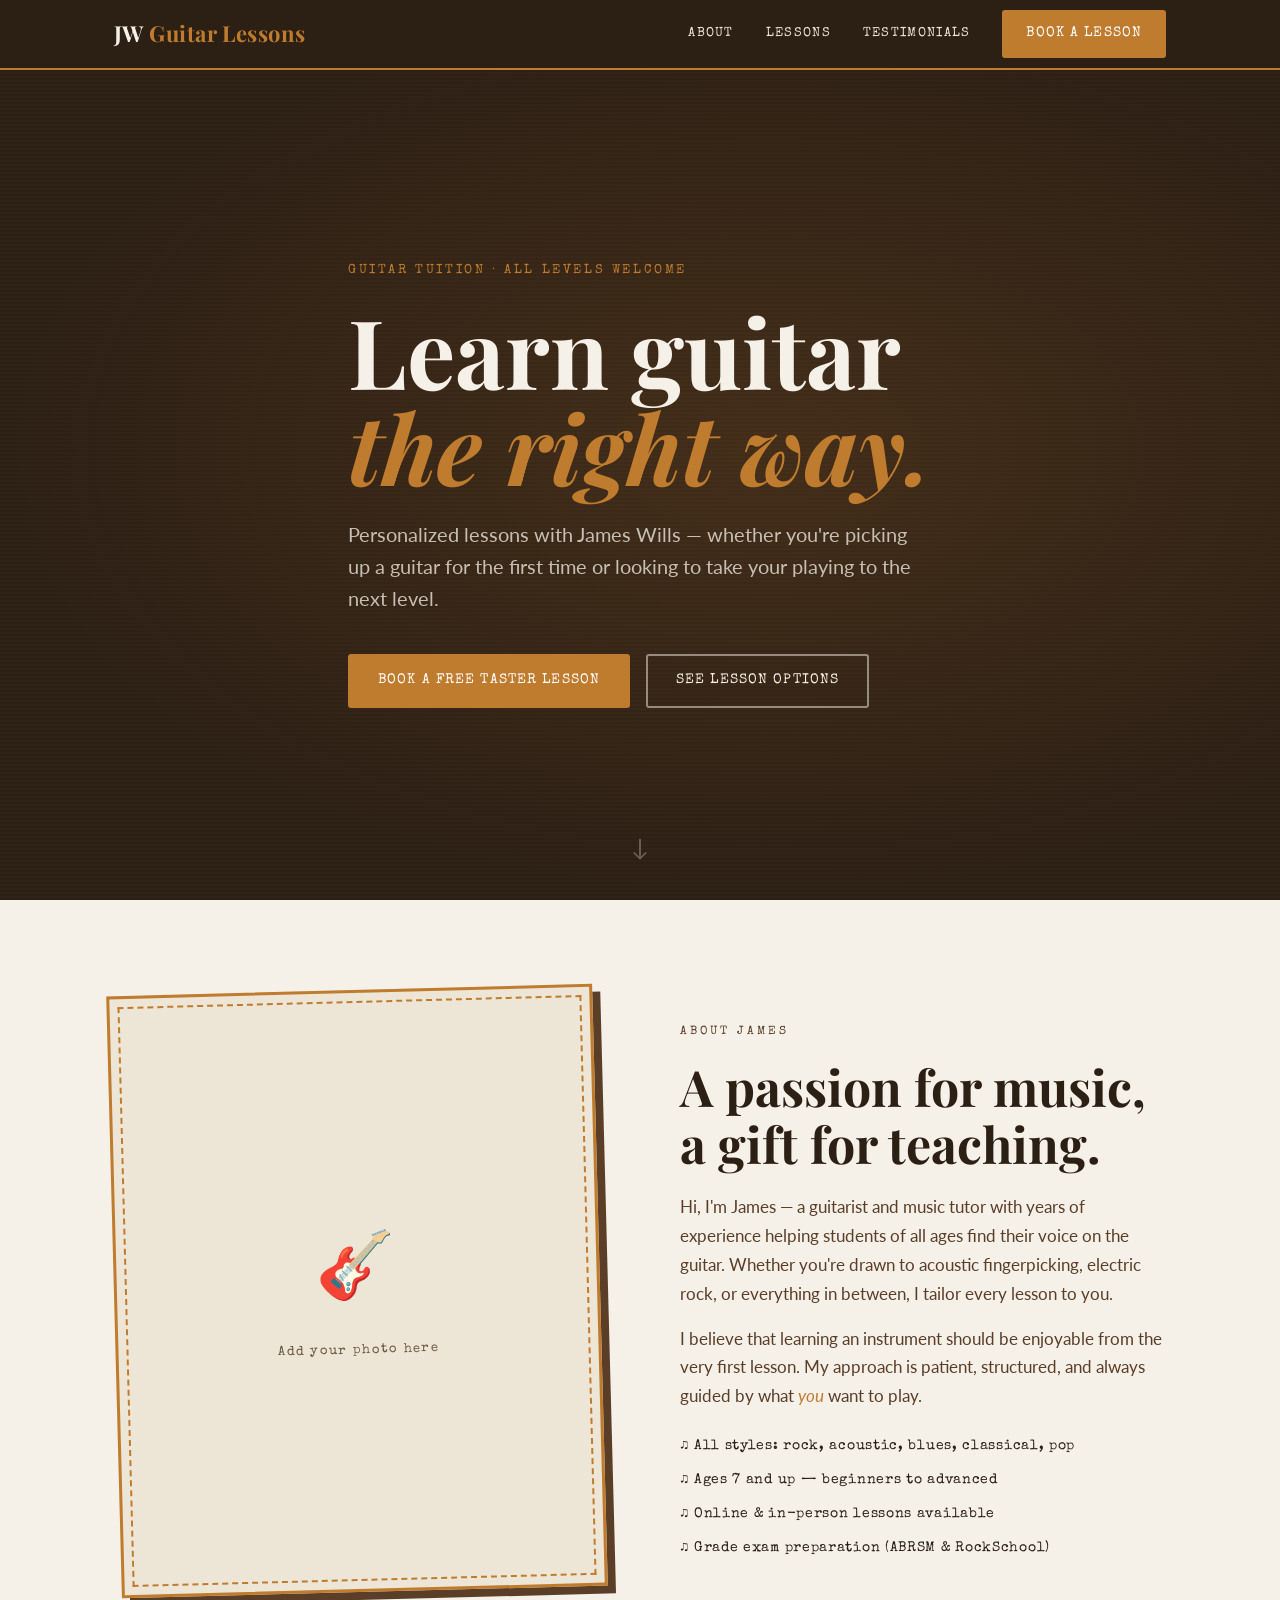
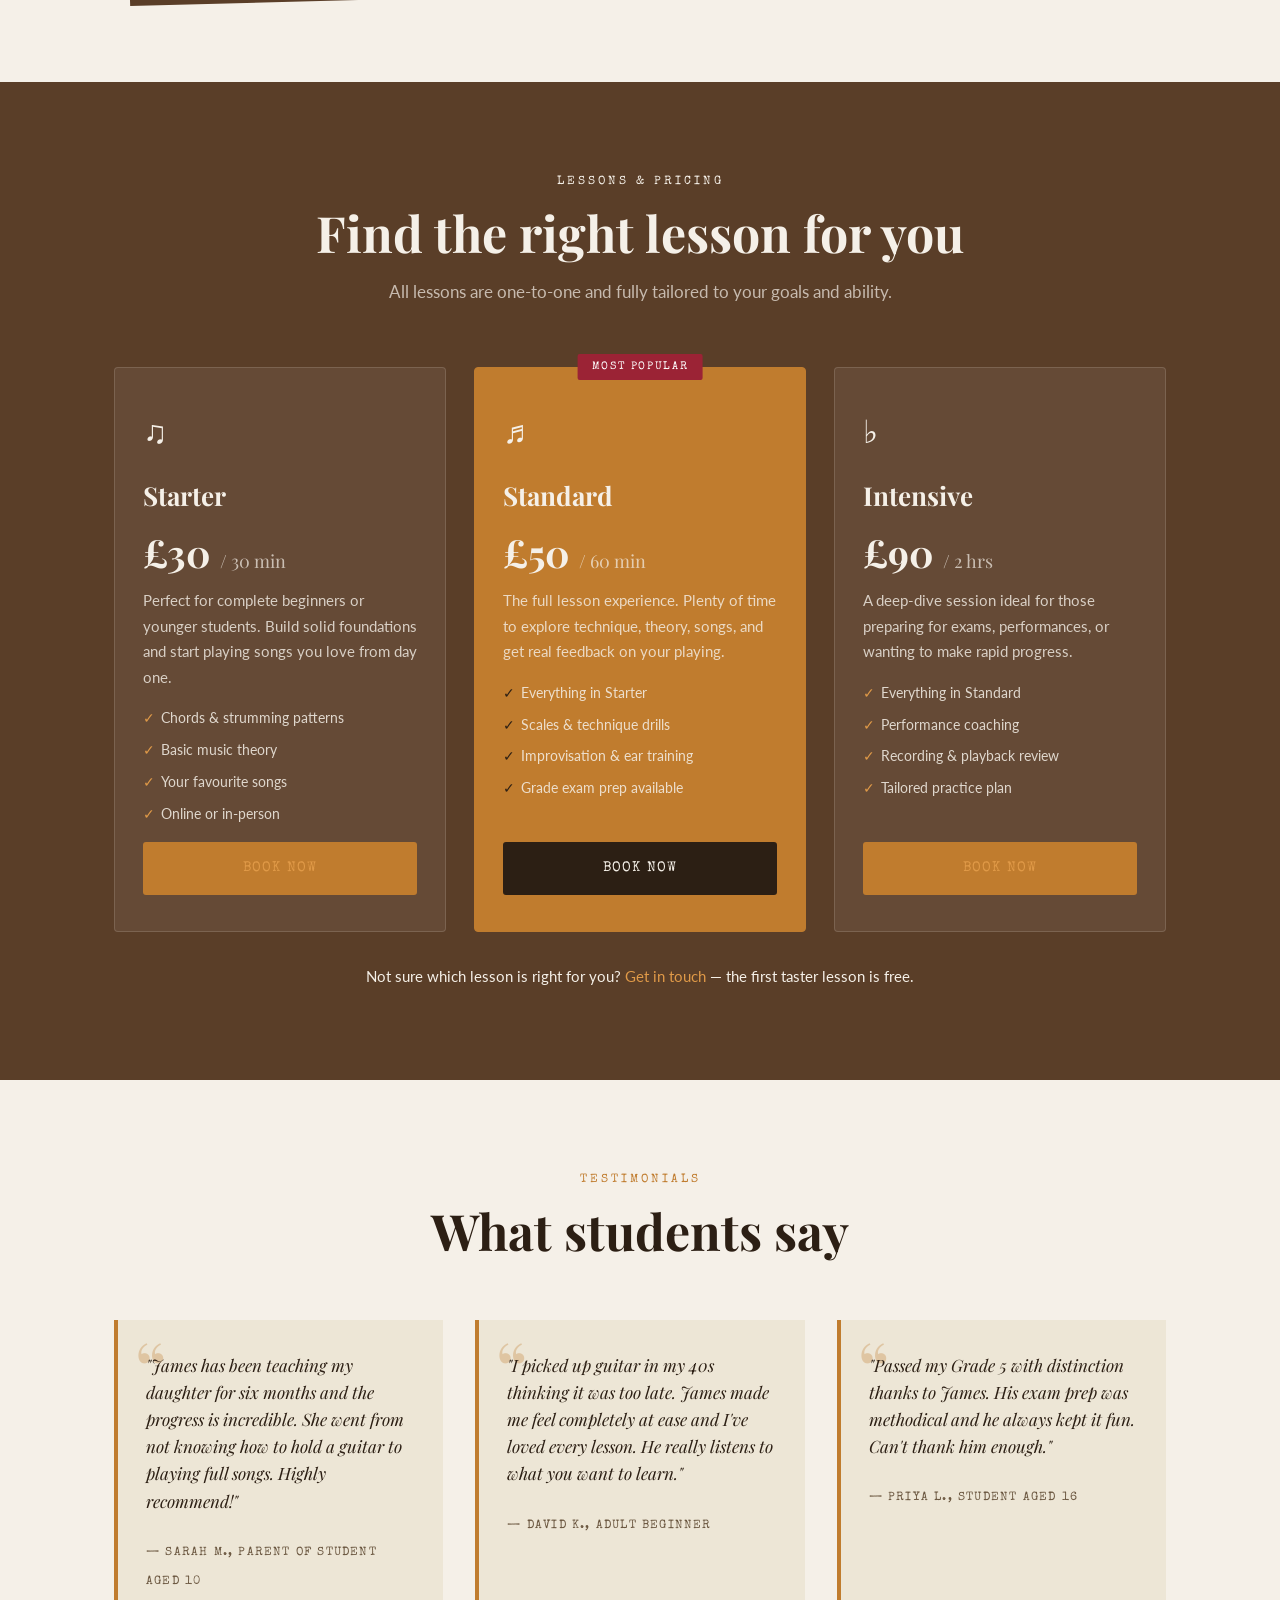
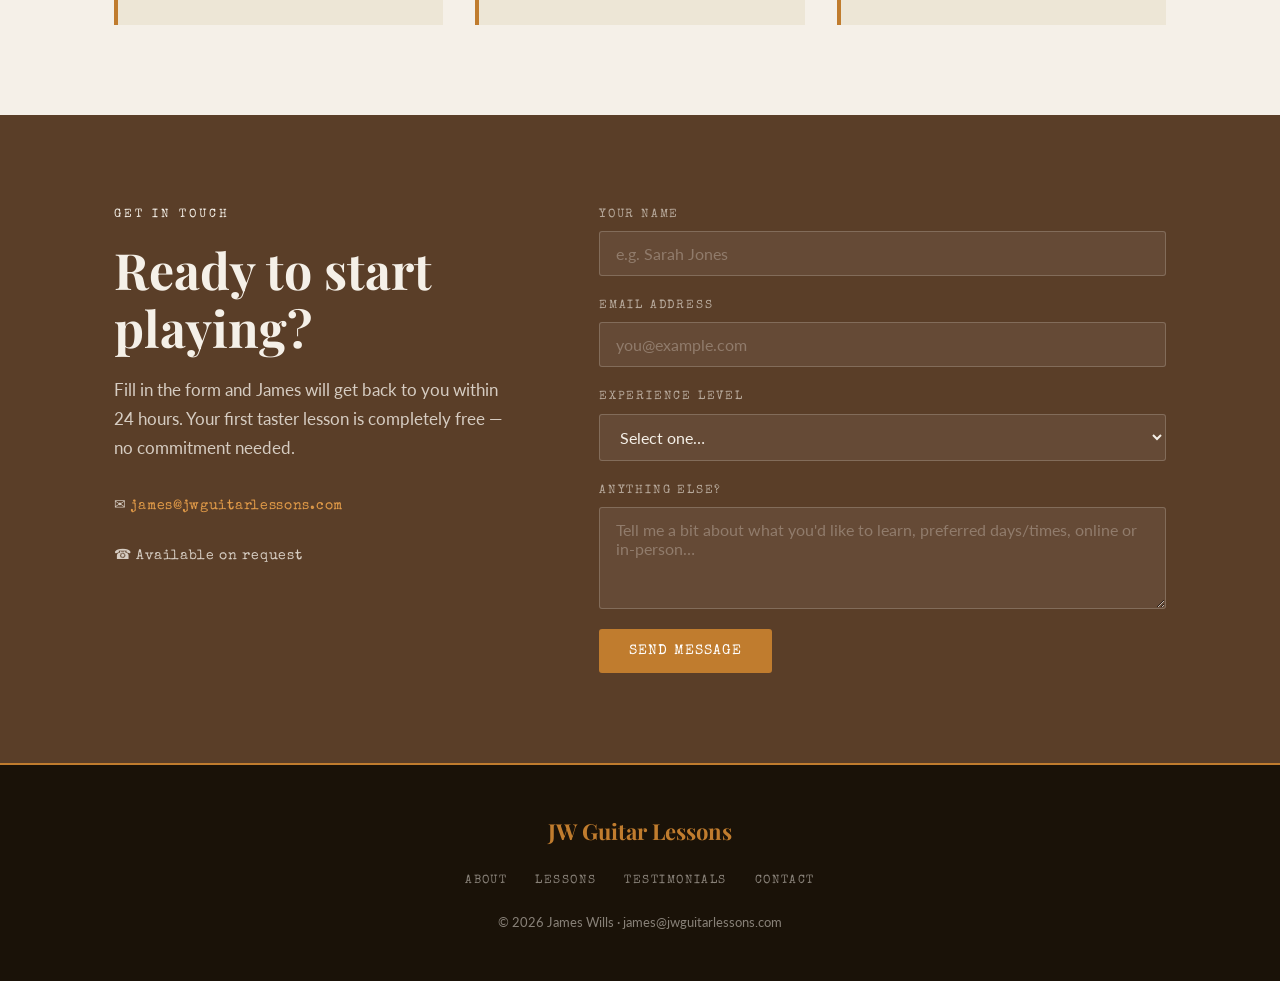
<file: index.html>
<!doctype html>
<html lang="en">
<head>
<meta charset="utf-8">
<meta name="viewport" content="width=device-width,initial-scale=1">
<title>JW Guitar Lessons — Guitar Tuition with James Wills</title>
<meta name="description" content="Learn guitar with James Wills. Online and in-person lessons for all ages and abilities. Based in the UK.">
<link rel="preconnect" href="https://fonts.googleapis.com">
<link rel="preconnect" href="https://fonts.gstatic.com" crossorigin>
<link href="https://fonts.googleapis.com/css2?family=Playfair+Display:ital,wght@0,700;1,400&family=Lato:wght@400;700&family=Special+Elite&display=swap" rel="stylesheet">
<link rel="stylesheet" href="style.css">
<link rel="icon" href="data:image/svg+xml,<svg xmlns='http://www.w3.org/2000/svg' viewBox='0 0 100 100'><text y='.9em' font-size='90'>🎸</text></svg>">
</head>
<body>

<!-- NAV -->
<header class="site-header">
  <div class="container nav-inner">
    <a href="/" class="logo">JW <span>Guitar Lessons</span></a>
    <nav>
      <a href="#about">About</a>
      <a href="#lessons">Lessons</a>
      <a href="#testimonials">Testimonials</a>
      <a href="#contact" class="btn btn-nav">Book a lesson</a>
    </nav>
    <button class="nav-toggle" aria-label="Open menu">&#9776;</button>
  </div>
</header>

<!-- HERO -->
<section class="hero">
  <div class="hero-texture"></div>
  <div class="container hero-inner">
    <p class="hero-label">Guitar Tuition · All Levels Welcome</p>
    <h1>Learn guitar<br><em>the right way.</em></h1>
    <p class="hero-sub">Personalized lessons with James Wills — whether you're picking up a guitar for the first time or looking to take your playing to the next level.</p>
    <div class="hero-cta">
      <a href="#contact" class="btn btn-primary">Book a free taster lesson</a>
      <a href="#lessons" class="btn btn-ghost">See lesson options</a>
    </div>
  </div>
  <div class="hero-scroll-hint">&#8595;</div>
</section>

<!-- ABOUT -->
<section class="section" id="about">
  <div class="container about-grid">
    <div class="about-image">
      <div class="image-frame">
        <div class="image-placeholder">
          <span>🎸</span>
          <p>Add your photo here</p>
        </div>
      </div>
    </div>
    <div class="about-text">
      <p class="section-label">About James</p>
      <h2>A passion for music,<br>a gift for teaching.</h2>
      <p>Hi, I'm James — a guitarist and music tutor with years of experience helping students of all ages find their voice on the guitar. Whether you're drawn to acoustic fingerpicking, electric rock, or everything in between, I tailor every lesson to you.</p>
      <p>I believe that learning an instrument should be enjoyable from the very first lesson. My approach is patient, structured, and always guided by what <em>you</em> want to play.</p>
      <ul class="about-list">
        <li>&#9835; All styles: rock, acoustic, blues, classical, pop</li>
        <li>&#9835; Ages 7 and up — beginners to advanced</li>
        <li>&#9835; Online &amp; in-person lessons available</li>
        <li>&#9835; Grade exam preparation (ABRSM &amp; RockSchool)</li>
      </ul>
    </div>
  </div>
</section>

<!-- LESSONS -->
<section class="section section-dark" id="lessons">
  <div class="container">
    <div class="section-header">
      <p class="section-label">Lessons &amp; Pricing</p>
      <h2>Find the right lesson for you</h2>
      <p class="section-sub">All lessons are one-to-one and fully tailored to your goals and ability.</p>
    </div>
    <div class="cards">

      <div class="card">
        <div class="card-icon">&#9835;</div>
        <h3>Starter</h3>
        <div class="card-price">£30 <span>/ 30 min</span></div>
        <p>Perfect for complete beginners or younger students. Build solid foundations and start playing songs you love from day one.</p>
        <ul>
          <li>Chords &amp; strumming patterns</li>
          <li>Basic music theory</li>
          <li>Your favourite songs</li>
          <li>Online or in-person</li>
        </ul>
        <a href="#contact" class="btn btn-primary">Book now</a>
      </div>

      <div class="card card-featured">
        <div class="card-badge">Most popular</div>
        <div class="card-icon">&#9836;</div>
        <h3>Standard</h3>
        <div class="card-price">£50 <span>/ 60 min</span></div>
        <p>The full lesson experience. Plenty of time to explore technique, theory, songs, and get real feedback on your playing.</p>
        <ul>
          <li>Everything in Starter</li>
          <li>Scales &amp; technique drills</li>
          <li>Improvisation &amp; ear training</li>
          <li>Grade exam prep available</li>
        </ul>
        <a href="#contact" class="btn btn-primary">Book now</a>
      </div>

      <div class="card">
        <div class="card-icon">&#9837;</div>
        <h3>Intensive</h3>
        <div class="card-price">£90 <span>/ 2 hrs</span></div>
        <p>A deep-dive session ideal for those preparing for exams, performances, or wanting to make rapid progress.</p>
        <ul>
          <li>Everything in Standard</li>
          <li>Performance coaching</li>
          <li>Recording &amp; playback review</li>
          <li>Tailored practice plan</li>
        </ul>
        <a href="#contact" class="btn btn-primary">Book now</a>
      </div>

    </div>
    <p class="cards-note">Not sure which lesson is right for you? <a href="#contact">Get in touch</a> — the first taster lesson is free.</p>
  </div>
</section>

<!-- TESTIMONIALS -->
<section class="section" id="testimonials">
  <div class="container">
    <div class="section-header">
      <p class="section-label">Testimonials</p>
      <h2>What students say</h2>
    </div>
    <div class="testimonials">

      <blockquote class="testimonial">
        <p>"James has been teaching my daughter for six months and the progress is incredible. She went from not knowing how to hold a guitar to playing full songs. Highly recommend!"</p>
        <cite>— Sarah M., parent of student aged 10</cite>
      </blockquote>

      <blockquote class="testimonial">
        <p>"I picked up guitar in my 40s thinking it was too late. James made me feel completely at ease and I've loved every lesson. He really listens to what you want to learn."</p>
        <cite>— David K., adult beginner</cite>
      </blockquote>

      <blockquote class="testimonial">
        <p>"Passed my Grade 5 with distinction thanks to James. His exam prep was methodical and he always kept it fun. Can't thank him enough."</p>
        <cite>— Priya L., student aged 16</cite>
      </blockquote>

    </div>
  </div>
</section>

<!-- CONTACT -->
<section class="section section-dark" id="contact">
  <div class="container contact-grid">
    <div class="contact-text">
      <p class="section-label">Get in Touch</p>
      <h2>Ready to start playing?</h2>
      <p>Fill in the form and James will get back to you within 24 hours. Your first taster lesson is completely free — no commitment needed.</p>
      <div class="contact-details">
        <p>&#9993; <a href="mailto:james@jwguitarlessons.com">james@jwguitarlessons.com</a></p>
        <p>&#9742; Available on request</p>
      </div>
    </div>
    <form class="contact-form" name="contact" method="POST" data-netlify="true" action="/thanks.html">
      <input type="hidden" name="form-name" value="contact">
      <div class="form-row">
        <label for="name">Your name</label>
        <input type="text" id="name" name="name" required placeholder="e.g. Sarah Jones">
      </div>
      <div class="form-row">
        <label for="email">Email address</label>
        <input type="email" id="email" name="email" required placeholder="you@example.com">
      </div>
      <div class="form-row">
        <label for="level">Experience level</label>
        <select id="level" name="level">
          <option value="">Select one…</option>
          <option>Complete beginner</option>
          <option>Some experience</option>
          <option>Intermediate</option>
          <option>Advanced</option>
        </select>
      </div>
      <div class="form-row">
        <label for="message">Anything else?</label>
        <textarea id="message" name="message" rows="4" placeholder="Tell me a bit about what you'd like to learn, preferred days/times, online or in-person…"></textarea>
      </div>
      <button type="submit" class="btn btn-primary">Send message</button>
    </form>
  </div>
</section>

<!-- FOOTER -->
<footer class="site-footer">
  <div class="container footer-inner">
    <p class="footer-logo">JW Guitar Lessons</p>
    <nav class="footer-nav">
      <a href="#about">About</a>
      <a href="#lessons">Lessons</a>
      <a href="#testimonials">Testimonials</a>
      <a href="#contact">Contact</a>
    </nav>
    <p class="footer-copy">&copy; 2026 James Wills · <a href="mailto:james@jwguitarlessons.com">james@jwguitarlessons.com</a></p>
  </div>
</footer>

<script src="script.js"></script>
</body>
</html>
</file>
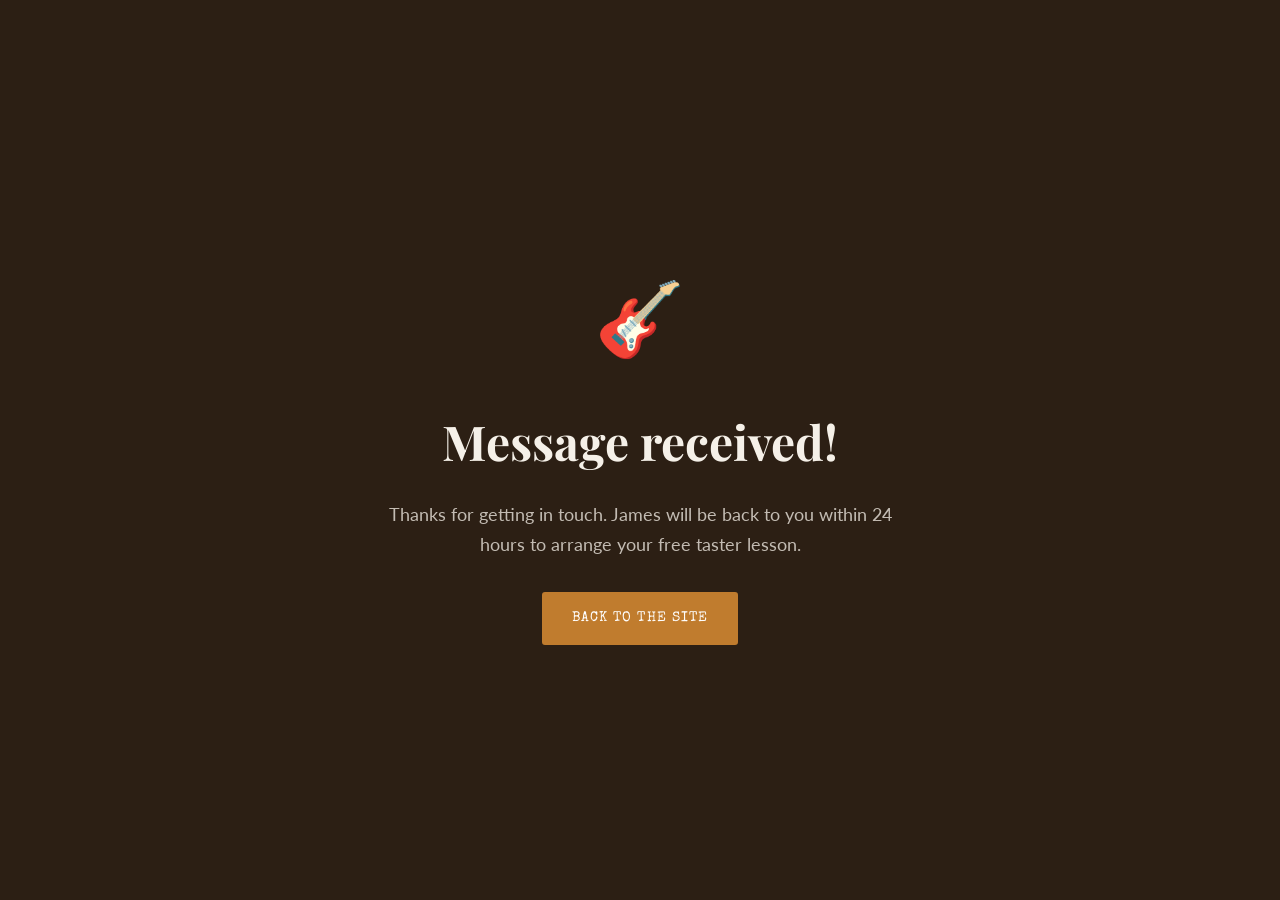
<file: thanks.html>
<!doctype html>
<html lang="en">
<head>
<meta charset="utf-8">
<meta name="viewport" content="width=device-width,initial-scale=1">
<title>Message sent — JW Guitar Lessons</title>
<link rel="preconnect" href="https://fonts.googleapis.com">
<link rel="preconnect" href="https://fonts.gstatic.com" crossorigin>
<link href="https://fonts.googleapis.com/css2?family=Playfair+Display:ital,wght@0,700;1,400&family=Lato:wght@400;700&family=Special+Elite&display=swap" rel="stylesheet">
<link rel="stylesheet" href="style.css">
<style>
  .thanks-wrap { min-height: 100vh; display: flex; align-items: center; justify-content: center; background: var(--brown); padding: 24px; }
  .thanks-box { text-align: center; max-width: 520px; }
  .thanks-box .icon { font-size: 72px; margin-bottom: 24px; }
  .thanks-box h1 { font-family: var(--font-display); font-size: 48px; color: var(--cream); margin-bottom: 16px; }
  .thanks-box p { color: rgba(245,240,232,.75); font-size: 18px; margin-bottom: 32px; }
</style>
</head>
<body>
<div class="thanks-wrap">
  <div class="thanks-box">
    <div class="icon">🎸</div>
    <h1>Message received!</h1>
    <p>Thanks for getting in touch. James will be back to you within 24 hours to arrange your free taster lesson.</p>
    <a href="/" class="btn btn-primary">Back to the site</a>
  </div>
</div>
</body>
</html>
</file>
<file: style.css>
/* ============================================================
   JW Guitar Lessons — Vintage / music-inspired design
   ============================================================ */

:root {
  --cream:      #f5f0e8;
  --cream-dark: #ede6d6;
  --brown:      #2c1f14;
  --brown-mid:  #5a3e28;
  --amber:      #c07c2e;
  --amber-light:#e09a48;
  --red:        #9b2335;
  --ink:        #1a1208;
  --ink-soft:   #6b5740;
  --white:      #fff;
  --shadow:     rgba(44,31,20,0.18);

  --font-display: 'Playfair Display', Georgia, serif;
  --font-body:    'Lato', Arial, sans-serif;
  --font-mono:    'Special Elite', monospace;

  --max-width: 1100px;
  --section-pad: 90px;
}

/* ── Reset ── */
*, *::before, *::after { box-sizing: border-box; margin: 0; padding: 0; }
html { scroll-behavior: smooth; }
body {
  background: var(--cream);
  color: var(--brown);
  font-family: var(--font-body);
  font-size: 17px;
  line-height: 1.7;
}
img { max-width: 100%; display: block; }
a { color: var(--amber); text-decoration: none; }
a:hover { color: var(--amber-light); }

/* ── Container ── */
.container {
  max-width: var(--max-width);
  margin: 0 auto;
  padding: 0 24px;
}

/* ── Buttons ── */
.btn {
  display: inline-block;
  padding: 13px 28px;
  border-radius: 3px;
  font-family: var(--font-mono);
  font-size: 14px;
  letter-spacing: .08em;
  text-transform: uppercase;
  cursor: pointer;
  transition: all .2s;
  border: 2px solid transparent;
}
.btn-primary {
  background: var(--amber);
  color: var(--white);
  border-color: var(--amber);
}
.btn-primary:hover {
  background: var(--amber-light);
  border-color: var(--amber-light);
  color: var(--white);
}
.btn-ghost {
  background: transparent;
  color: var(--cream);
  border-color: rgba(245,240,232,.5);
}
.btn-ghost:hover {
  border-color: var(--cream);
  color: var(--cream);
}
.btn-nav {
  background: var(--amber);
  color: var(--white);
  border-color: var(--amber);
  padding: 10px 22px;
}
.btn-nav:hover {
  background: var(--amber-light);
  border-color: var(--amber-light);
  color: var(--white);
}

/* ── Header / Nav ── */
.site-header {
  position: fixed;
  top: 0; left: 0; right: 0;
  z-index: 100;
  background: var(--brown);
  border-bottom: 2px solid var(--amber);
}
.nav-inner {
  display: flex;
  align-items: center;
  justify-content: space-between;
  height: 68px;
}
.logo {
  font-family: var(--font-display);
  font-size: 22px;
  font-weight: 700;
  color: var(--cream);
  letter-spacing: .02em;
}
.logo span {
  color: var(--amber);
}
.logo:hover { color: var(--cream); }
nav { display: flex; align-items: center; gap: 32px; }
nav a {
  font-family: var(--font-mono);
  font-size: 13px;
  letter-spacing: .1em;
  text-transform: uppercase;
  color: var(--cream-dark);
}
nav a:hover { color: var(--amber-light); }
.nav-toggle {
  display: none;
  background: none;
  border: none;
  color: var(--cream);
  font-size: 26px;
  cursor: pointer;
}

/* ── Hero ── */
.hero {
  position: relative;
  min-height: 100vh;
  display: flex;
  align-items: center;
  background: var(--brown);
  overflow: hidden;
  padding-top: 68px;
}
.hero-texture {
  position: absolute;
  inset: 0;
  background-image:
    repeating-linear-gradient(
      0deg,
      transparent,
      transparent 2px,
      rgba(255,255,255,.015) 2px,
      rgba(255,255,255,.015) 4px
    );
  pointer-events: none;
}
.hero::before {
  content: '';
  position: absolute;
  inset: 0;
  background: radial-gradient(ellipse at 60% 50%, rgba(192,124,46,.15) 0%, transparent 70%);
  pointer-events: none;
}
.hero-inner {
  position: relative;
  z-index: 1;
  padding: 80px 24px;
  max-width: 780px;
}
.hero-label {
  font-family: var(--font-mono);
  font-size: 13px;
  letter-spacing: .2em;
  text-transform: uppercase;
  color: var(--amber);
  margin-bottom: 20px;
}
.hero h1 {
  font-family: var(--font-display);
  font-size: clamp(52px, 8vw, 96px);
  font-weight: 700;
  line-height: 1.0;
  color: var(--cream);
  margin-bottom: 24px;
}
.hero h1 em {
  color: var(--amber);
  font-style: italic;
}
.hero-sub {
  font-size: 20px;
  color: rgba(245,240,232,.75);
  max-width: 580px;
  margin-bottom: 40px;
  line-height: 1.6;
}
.hero-cta { display: flex; gap: 16px; flex-wrap: wrap; }
.hero-scroll-hint {
  position: absolute;
  bottom: 32px;
  left: 50%;
  transform: translateX(-50%);
  color: rgba(245,240,232,.3);
  font-size: 24px;
  animation: bounce 2s infinite;
}
@keyframes bounce {
  0%, 100% { transform: translateX(-50%) translateY(0); }
  50%       { transform: translateX(-50%) translateY(8px); }
}

/* ── Sections ── */
.section { padding: var(--section-pad) 0; }
.section-dark {
  background: var(--brown-mid);
  color: var(--cream);
}
.section-dark p, .section-dark h2, .section-dark .section-label { color: var(--cream); }
.section-dark a { color: var(--amber-light); }

.section-label {
  font-family: var(--font-mono);
  font-size: 12px;
  letter-spacing: .25em;
  text-transform: uppercase;
  color: var(--amber);
  margin-bottom: 12px;
}
.section-header { text-align: center; margin-bottom: 60px; }
.section-header h2 { margin-bottom: 16px; }
.section-sub { color: var(--ink-soft); max-width: 560px; margin: 0 auto; }
.section-dark .section-sub { color: rgba(245,240,232,.7); }

h2 {
  font-family: var(--font-display);
  font-size: clamp(32px, 4vw, 50px);
  font-weight: 700;
  line-height: 1.15;
  color: var(--brown);
}

/* ── About ── */
.about-grid {
  display: grid;
  grid-template-columns: 1fr 1fr;
  gap: 80px;
  align-items: center;
}
.image-frame {
  border: 3px solid var(--amber);
  padding: 8px;
  background: var(--cream-dark);
  box-shadow: 8px 8px 0 var(--brown-mid);
  transform: rotate(-1.5deg);
}
.image-placeholder {
  aspect-ratio: 4/5;
  background: var(--cream-dark);
  display: flex;
  flex-direction: column;
  align-items: center;
  justify-content: center;
  gap: 12px;
  color: var(--ink-soft);
  font-family: var(--font-mono);
  font-size: 13px;
  letter-spacing: .1em;
  border: 2px dashed var(--amber);
}
.image-placeholder span { font-size: 64px; }
.about-text h2 { margin-bottom: 20px; }
.about-text p { margin-bottom: 16px; color: var(--brown-mid); }
.about-text p em { color: var(--amber); font-style: italic; }
.about-list {
  list-style: none;
  margin-top: 24px;
  display: flex;
  flex-direction: column;
  gap: 10px;
}
.about-list li {
  font-family: var(--font-mono);
  font-size: 14px;
  letter-spacing: .05em;
  color: var(--brown);
}

/* ── Lesson Cards ── */
.cards {
  display: grid;
  grid-template-columns: repeat(3, 1fr);
  gap: 28px;
  margin-bottom: 32px;
}
.card {
  background: rgba(245,240,232,.07);
  border: 1px solid rgba(245,240,232,.15);
  border-radius: 4px;
  padding: 36px 28px;
  display: flex;
  flex-direction: column;
  gap: 16px;
  position: relative;
  transition: transform .2s, box-shadow .2s;
}
.card:hover {
  transform: translateY(-4px);
  box-shadow: 0 12px 32px rgba(0,0,0,.3);
}
.card-featured {
  background: var(--amber);
  border-color: var(--amber);
}
.card-badge {
  position: absolute;
  top: -14px;
  left: 50%;
  transform: translateX(-50%);
  background: var(--red);
  color: var(--white);
  font-family: var(--font-mono);
  font-size: 11px;
  letter-spacing: .15em;
  text-transform: uppercase;
  padding: 4px 14px;
  border-radius: 2px;
  white-space: nowrap;
}
.card-icon { font-size: 32px; }
.card h3 {
  font-family: var(--font-display);
  font-size: 26px;
  color: var(--cream);
}
.card-price {
  font-family: var(--font-display);
  font-size: 38px;
  font-weight: 700;
  color: var(--cream);
  line-height: 1;
}
.card-price span { font-size: 18px; font-weight: 400; opacity: .7; }
.card p { color: rgba(245,240,232,.8); font-size: 15px; }
.card ul { list-style: none; display: flex; flex-direction: column; gap: 8px; }
.card ul li {
  color: rgba(245,240,232,.85);
  font-size: 14px;
  padding-left: 18px;
  position: relative;
}
.card ul li::before { content: '✓'; position: absolute; left: 0; color: var(--amber-light); }
.card-featured ul li::before { color: var(--brown); }
.card .btn { margin-top: auto; text-align: center; }
.card-featured .btn {
  background: var(--brown);
  border-color: var(--brown);
  color: var(--cream);
}
.card-featured .btn:hover {
  background: var(--brown-mid);
  border-color: var(--brown-mid);
}
.cards-note {
  text-align: center;
  color: rgba(245,240,232,.6);
  font-size: 15px;
}
.cards-note a { color: var(--amber-light); }

/* ── Testimonials ── */
.testimonials {
  display: grid;
  grid-template-columns: repeat(3, 1fr);
  gap: 32px;
}
.testimonial {
  background: var(--cream-dark);
  border-left: 4px solid var(--amber);
  padding: 32px 28px;
  position: relative;
}
.testimonial::before {
  content: '\201C';
  font-family: var(--font-display);
  font-size: 80px;
  color: var(--amber);
  opacity: .3;
  position: absolute;
  top: 8px;
  left: 16px;
  line-height: 1;
}
.testimonial p {
  font-style: italic;
  font-family: var(--font-display);
  font-size: 17px;
  line-height: 1.6;
  color: var(--brown);
  margin-bottom: 20px;
  position: relative;
  z-index: 1;
}
.testimonial cite {
  font-family: var(--font-mono);
  font-size: 12px;
  letter-spacing: .1em;
  text-transform: uppercase;
  color: var(--ink-soft);
  font-style: normal;
}

/* ── Contact ── */
.contact-grid {
  display: grid;
  grid-template-columns: 1fr 1.4fr;
  gap: 80px;
  align-items: start;
}
.contact-text h2 { margin-bottom: 20px; }
.contact-text p { color: rgba(245,240,232,.8); margin-bottom: 16px; }
.contact-details { margin-top: 32px; display: flex; flex-direction: column; gap: 10px; }
.contact-details p {
  font-family: var(--font-mono);
  font-size: 14px;
  letter-spacing: .05em;
}
.contact-form { display: flex; flex-direction: column; gap: 20px; }
.form-row { display: flex; flex-direction: column; gap: 6px; }
.form-row label {
  font-family: var(--font-mono);
  font-size: 12px;
  letter-spacing: .15em;
  text-transform: uppercase;
  color: rgba(245,240,232,.6);
}
.form-row input,
.form-row select,
.form-row textarea {
  background: rgba(245,240,232,.07);
  border: 1px solid rgba(245,240,232,.2);
  border-radius: 3px;
  color: var(--cream);
  font-family: var(--font-body);
  font-size: 16px;
  padding: 12px 16px;
  transition: border-color .2s;
  outline: none;
  width: 100%;
}
.form-row input::placeholder,
.form-row textarea::placeholder { color: rgba(245,240,232,.3); }
.form-row input:focus,
.form-row select:focus,
.form-row textarea:focus {
  border-color: var(--amber);
}
.form-row select option { background: var(--brown-mid); color: var(--cream); }
.contact-form .btn { align-self: flex-start; }

/* ── Footer ── */
.site-footer {
  background: var(--ink);
  color: rgba(245,240,232,.5);
  padding: 48px 0;
  border-top: 2px solid var(--amber);
}
.footer-inner {
  display: flex;
  flex-direction: column;
  align-items: center;
  gap: 20px;
  text-align: center;
}
.footer-logo {
  font-family: var(--font-display);
  font-size: 22px;
  font-weight: 700;
  color: var(--amber);
}
.footer-nav { display: flex; gap: 28px; flex-wrap: wrap; justify-content: center; }
.footer-nav a {
  font-family: var(--font-mono);
  font-size: 12px;
  letter-spacing: .12em;
  text-transform: uppercase;
  color: rgba(245,240,232,.5);
}
.footer-nav a:hover { color: var(--amber-light); }
.footer-copy { font-size: 13px; }
.footer-copy a { color: rgba(245,240,232,.5); }
.footer-copy a:hover { color: var(--amber-light); }

/* ── Responsive ── */
@media (max-width: 900px) {
  .about-grid { grid-template-columns: 1fr; gap: 40px; }
  .image-frame { max-width: 360px; margin: 0 auto; }
  .cards { grid-template-columns: 1fr; max-width: 420px; margin-left: auto; margin-right: auto; }
  .testimonials { grid-template-columns: 1fr; }
  .contact-grid { grid-template-columns: 1fr; gap: 40px; }
}
@media (max-width: 640px) {
  :root { --section-pad: 60px; }
  nav { display: none; }
  nav.open {
    display: flex;
    flex-direction: column;
    position: fixed;
    top: 68px; left: 0; right: 0;
    background: var(--brown);
    padding: 24px;
    gap: 20px;
    border-bottom: 2px solid var(--amber);
  }
  .nav-toggle { display: block; }
  .hero-cta { flex-direction: column; }
  .hero-cta .btn { text-align: center; }
}
</file>
